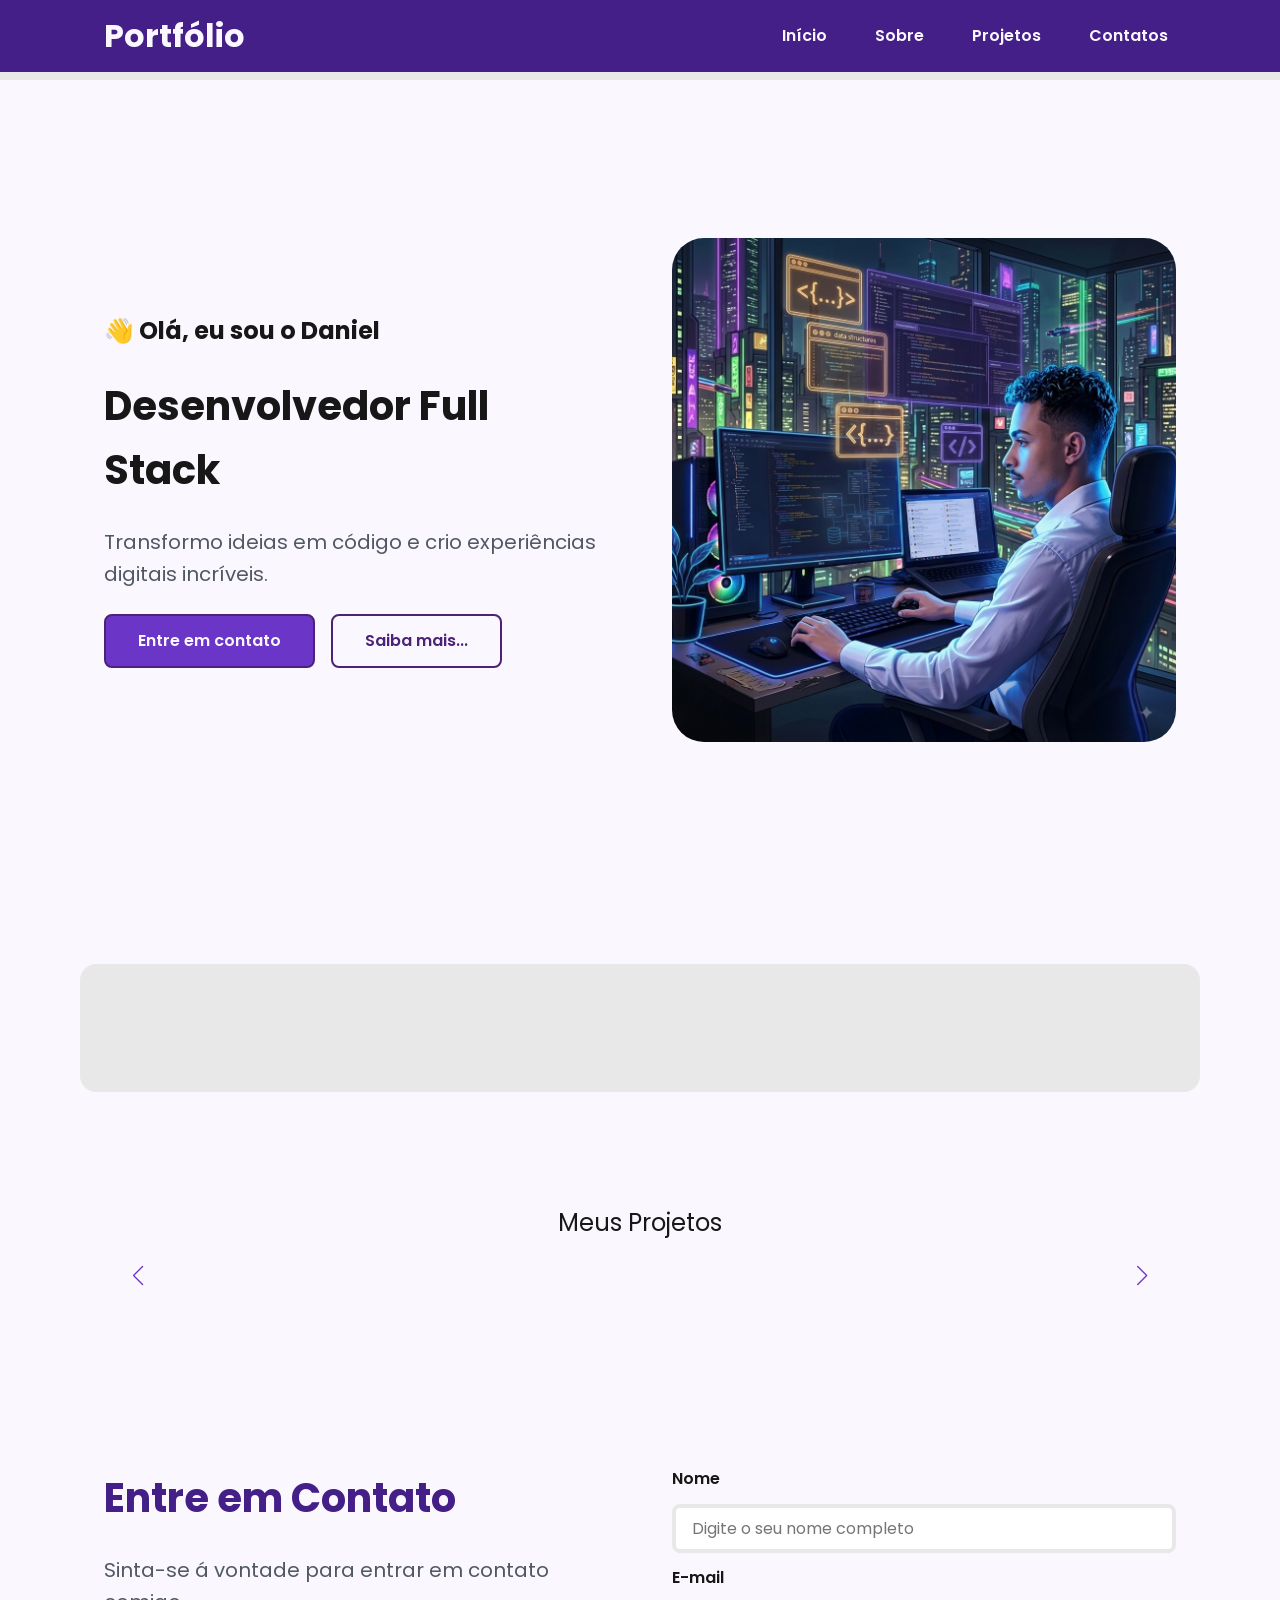
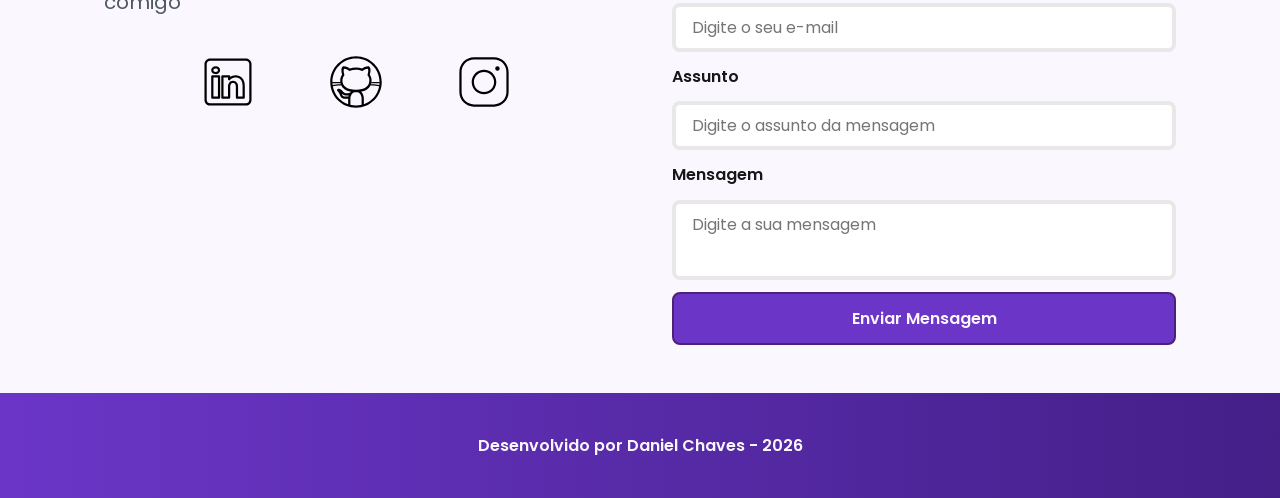
<file: index.html>
<!DOCTYPE html>
<html lang="pt-br">

<head>

    <!-- Fontes do Google -->
<link rel="preconnect" href="https://fonts.googleapis.com">
<link rel="preconnect" href="https://fonts.gstatic.com" crossorigin>
 
  <!-- Fonte do Google - Poppins -->
<link href="https://fonts.googleapis.com/css2?family=Poppins&display=swap" rel="stylesheet">

    <meta charset="UTF-8">
    <meta name="viewport" content="width=device-width, initial-scale=1.0">

    <meta name="author" content="Daniel Chaves">

    <meta name="description" content="Portfólio Pessoal do Daniel Chaves, 
                desenvolvedor Full Stack especializado em criar experiências 
                digitais incríveis. Conheça meus projetos e entre em contato.">

    <meta name="robots" content="index, follow">

    <link rel="icon" type="image/svg+html" href="./assets/img/favicon.svg">

    <!-- SWIPER CSS -->
    <link rel="stylesheet" href="https://cdn.jsdelivr.net/npm/swiper@11/swiper-bundle.min.css">

    <!-- CSS principal da página -->
     <link rel="stylesheet" href="./assets/css/styles.css">

    <title>Portfólio do Daniel</title>
</head>

<body>

    <!-- Cabeçalho da Página -->
    <header>

        <div class="menu-content">
            <!-- Título do Cabeçalho -->
            <a href="index.html" id="titulo">Portfólio</a>

            <!-- Menu de Navegação -->
            <nav>
                <ul class="menu-list">
                    <li><a href="#hero">Início</a></li>
                    <li><a href="#about">Sobre</a></li>
                    <li><a href="#projects">Projetos</a></li>
                    <li><a href="#contacts">Contatos</a></li>
                </ul>
            </nav>
        </div>
    </header>

    <!-- Seção Principal da Página -->
    <main>

        <!-- Seção Hero -->
        <section id="hero" class="section-container hero-container">

            <!-- Boas Vindas -->
            <article class="hero-content">

                <span>👋 Olá, eu sou o Daniel</span>
                <h1>Desenvolvedor Full Stack </h1>
                <p>Transformo ideias em código e crio experiências digitais incríveis.</p>

                <div class="buttons-container">
                    <a href="#contact" class="botao">Entre em contato</a>
                    <a href="#about" class="botao-outline">Saiba mais...</a>
                </div>
            </article>

            <!-- Imagem da Seção Hero -->
            <figure class="hero-image">
                <img src="./assets/img/Gemini_Generated_Image_b0loh2b0loh2b0lo.png" 
                alt="Foto do Autor do Site"
                    class="float-animation">
            </figure>

        </section>

        <!-- Seção Sobre mim -->
        <section id="about" class="section-container about-container">
            
        </section>

        <!-- Seção de Projetos -->
        <section id="projects" class="section-container project-container">

            <h2>Meus Projetos</h2>

            <!-- Swiper Container -->
            <div class="swiper projects-swiper"> <!-- Div completa -->
                <div class="swiper-wrapper"> <!-- Add a animação de passar  -->

            </div>

            <!-- Botões de Navegação -->
            <div class="swiper-button-next"></div>
            <div class="swiper-button-prev"></div>

            <!-- Paginação -->
            <div class="swiper-pagination"></div>

            </div>

        </section>

        <!-- Seção de Contatos -->
        <section id="contact" class="section-container contact-container">

            <!-- Redes Sociais -->
            <article class="contact-info">

                <h2>Entre em Contato</h2>
                <p>Sinta-se á vontade para entrar em contato comigo</p>

                <!-- Links para as Redes Sociais -->
                 <div class="social-container">

                    <a href="https://www.linkedin.com/in/daniel-araujo10/" target="_blank" class="social-icon" aria-label="LinkedIn">
                        <img src="./assets/icons/social/linkedin.svg" 
                        alt="Link para o LinkedIn">
                    </a>

                    <a href="https://github.com/DaniChaves10" target="_blank" class="social-icon" aria-label="Github">
                        <img src="./assets/icons/social/github.svg" 
                        alt="Link para o Github">
                    </a>

                    <a href="https://www.instagram.com/daniel_chaves20/" target="_blank" class="social-icon" aria-label="Instagram">
                        <img src="./assets/icons/social/instagram.svg" 
                        alt="Link para o Instagram">
                    </a>

                 </div>
            </article>

            <!-- Formulario de Contato -->
             <form id="formulario" action="https://formsubmit.co/b55d9c4a94f91e3e133a846785a68111" method="post">

                <input type="hidden" name="_next" value="https://danichaves10.github.io/portfolio/success.html">
                <input type="hidden" name="captcha" value="false">

                <label for="nome">Nome</label>
                <input id="nome" name="nome" type="text" placeholder="Digite o seu nome completo">
                <span id="erro-nome"></span>

                <label for="email">E-mail</label>
                <input id="email" name="email" type="text" placeholder="Digite o seu e-mail">
                <span id="erro-email"></span>

                <label for="assunto">Assunto</label>
                <input id="assunto" name="assunto" type="text" placeholder="Digite o assunto da mensagem">
                <span id="erro-assunto"></span>

                <label for="mensagem">Mensagem</label>
                <textarea id="mensagem" name="mensagem" placeholder="Digite a sua mensagem"></textarea>
                <span id="erro-mensagem"></span>
                <button class="botao" type="submit">Enviar Mensagem</button>

             </form>

        </section>

    </main>

    <!-- Rodapé da Página-->
    <footer>
        Desenvolvido por Daniel Chaves - 2026
    </footer>

    <!-- SWIPER JS -->
    <script src="https://cdn.jsdelivr.net/npm/swiper@11/swiper-bundle.min.js"></script>

    <script src="./assets/js/script.js"></script>

</body>

</html>
</file>
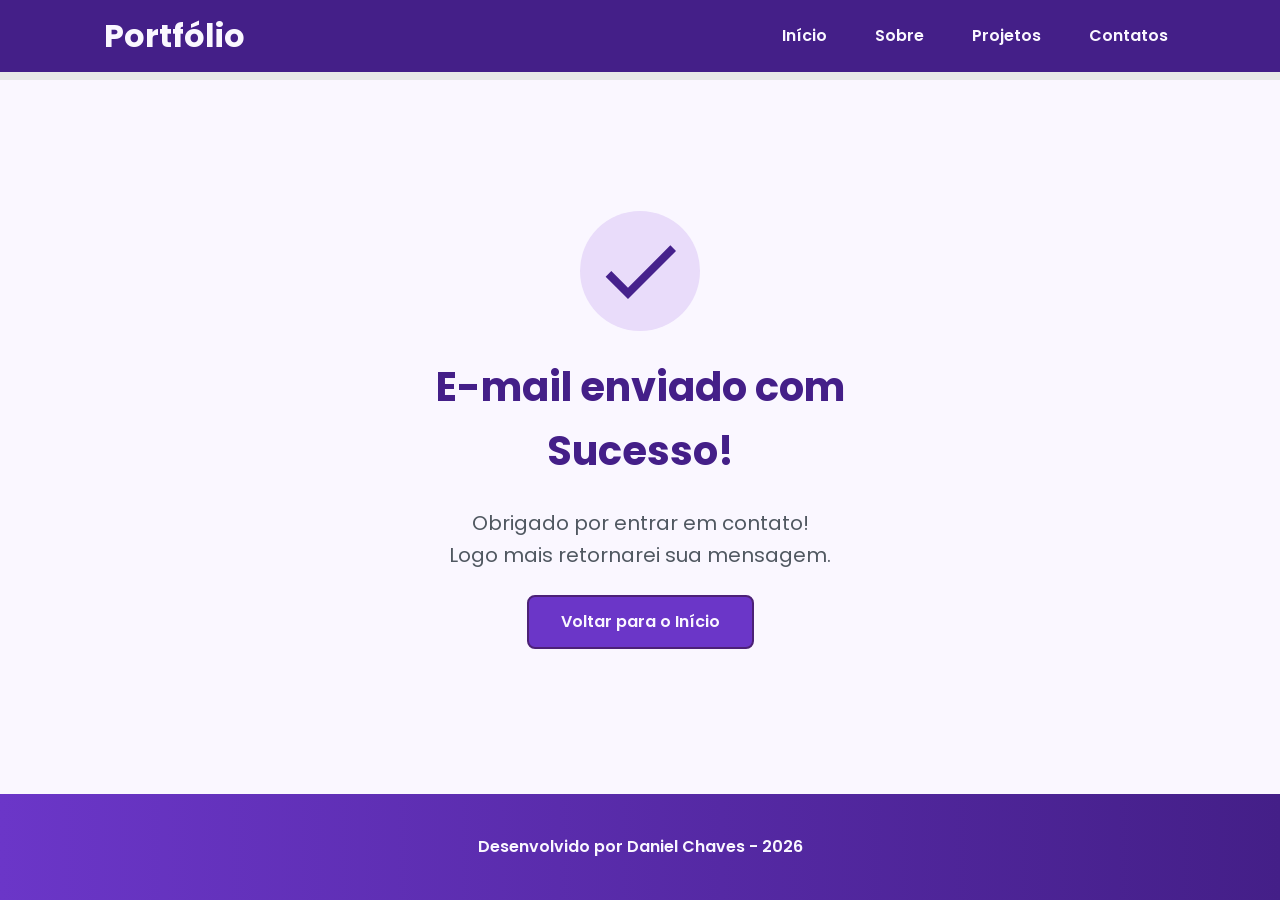
<file: success.html>
<!DOCTYPE html>
<html lang="pt-br">

<head>

    <!-- Fontes do Google -->
    <link rel="preconnect" href="https://fonts.googleapis.com">
    <link rel="preconnect" href="https://fonts.gstatic.com" crossorigin>

    <!-- Fonte do Google - Poppins -->
    <link href="https://fonts.googleapis.com/css2?family=Poppins&display=swap" rel="stylesheet">
    <meta charset="UTF-8">
    <meta name="viewport" content="width=device-width, initial-scale=1.0">
    <meta name="author" content="Generation Brasil">
    <meta name="description"
        content="Portfólio do Daniel Chaves, desenvolvedor Full Stack especializado em criar experiências digitais incríveis. Conheça meus projetos e entre em contato.">
    <meta name="robots" content="index, follow">

    <link rel="icon" type="image/svg+xml" href="./assets/img/favicon.svg">

    <link rel="stylesheet" href="./assets/css/styles.css">

    <title>Portfólio do Daniel</title>
</head>

<body>

    <!-- Cabeçalho da Página (header) -->
    <header class="menu-container">

        <div class="menu-content">
            <!-- Título do Cabeçalho -->
            <a href="index.html" id="titulo">Portfólio</a>

            <!-- Menu de Navegação -->
            <nav>
                <ul class="menu-list">
                    <li><a href="index.html#hero">Início</a></li>
                    <li><a href="index.html#about">Sobre</a></li>
                    <li><a href="index.html#projects">Projetos</a></li>
                    <li><a href="index.html#contacts">Contatos</a></li>
                </ul>
            </nav>
        </div>
    </header>

    <!-- Seção Principal da Página (main) -->
    <main>

        <!-- Mensagem de Sucesso -->
        <section class="success-container">
            <article class="success-content">

                <figure class="success-icon">
                    <img src="./assets/img/success.svg" width="300px" alt="Ilustração de Sucesso"
                        class="float-animation">
                </figure>

                <h1>E-mail enviado com Sucesso!</h1>
                <h2>Obrigado por entrar em contato! <br> Logo mais retornarei sua mensagem.</h2>

                <a class="botao" href="index.html">Voltar para o Início</a>

            </article>
        </section>
    </main>

    <!-- Rodapé da Página (footer) -->
    <footer>
        Desenvolvido por Daniel Chaves - 2026
    </footer>

</body>

</html>
</file>
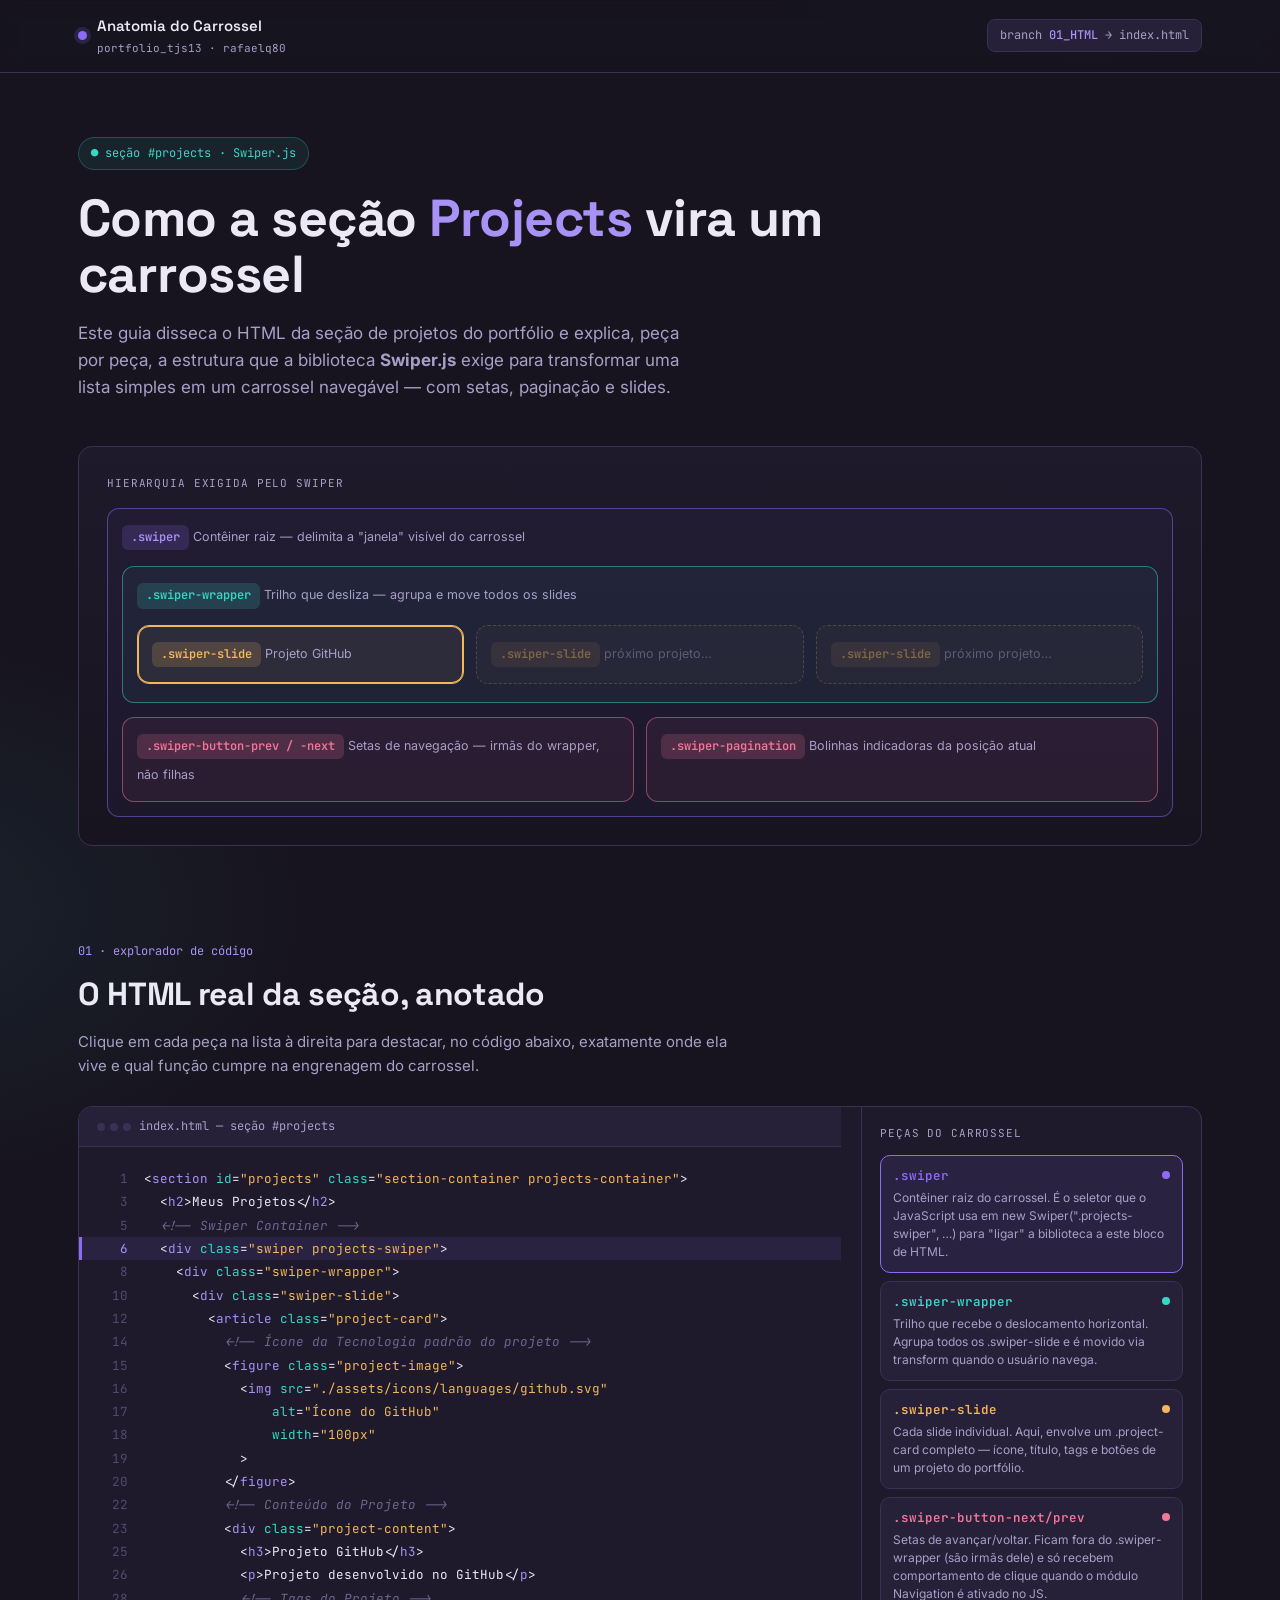
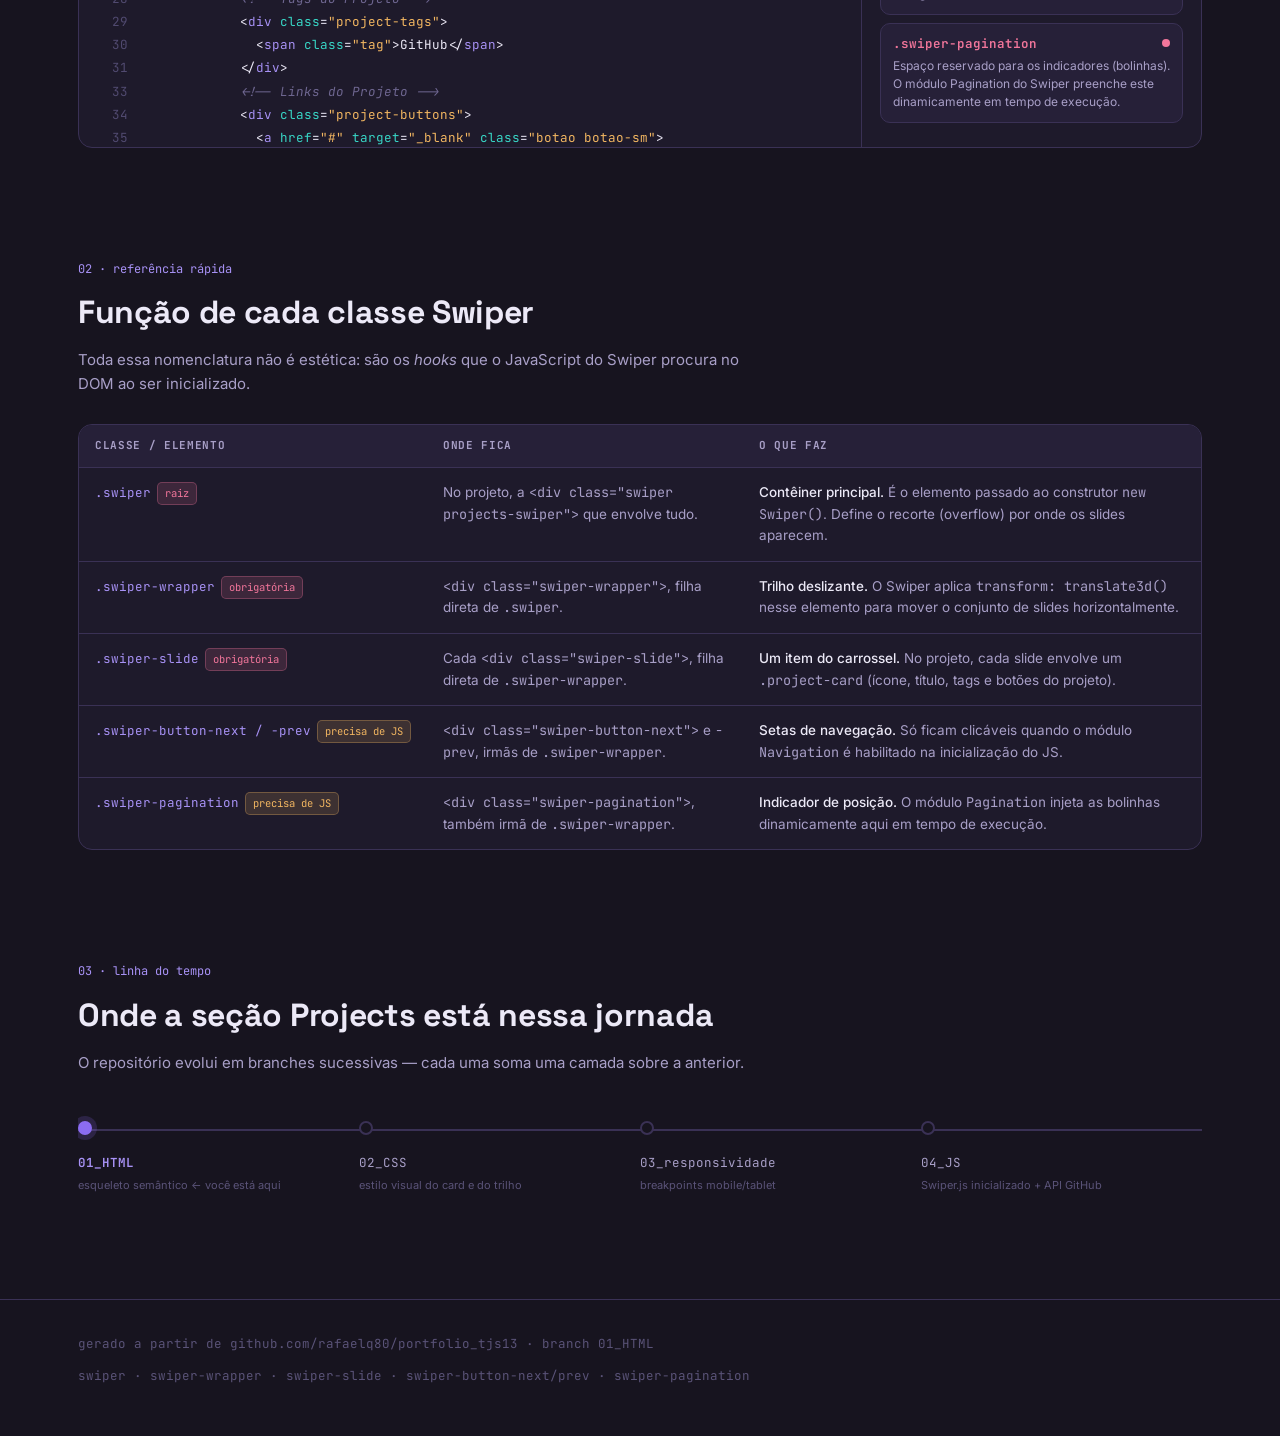
<file: assets/docs/swiper.html>
<!DOCTYPE html>
<html lang="pt-br">
<head>
<meta charset="UTF-8">
<meta name="viewport" content="width=device-width, initial-scale=1.0">
<title>Anatomia do Carrossel Swiper — Seção Projects</title>
<link rel="preconnect" href="https://fonts.googleapis.com">
<link rel="preconnect" href="https://fonts.gstatic.com" crossorigin>
<link href="https://fonts.googleapis.com/css2?family=Space+Grotesk:wght@500;600;700&family=Inter:wght@400;500;600&family=JetBrains+Mono:wght@400;500;600&display=swap" rel="stylesheet">
<style>
  :root{
    --bg: #17141f;
    --bg-soft: #1e1a2b;
    --surface: #262038;
    --surface-2: #2e2745;
    --line: #3a3155;
    --violet: #8b6cf2;
    --violet-soft: #a892f6;
    --slate: #8c86ab;
    --teal: #38d6c6;
    --amber: #f2b661;
    --rose: #f2769b;
    --text: #ece9f7;
    --text-dim: #a89fc7;
    --code-tag: #a892f6;
    --code-attr: #38d6c6;
    --code-str: #f2b661;
    --code-comment: #6e6690;
    --radius: 14px;
    --mono: 'JetBrains Mono', ui-monospace, monospace;
    --display: 'Space Grotesk', sans-serif;
    --body: 'Inter', sans-serif;
  }

  *{box-sizing:border-box;}
  html{scroll-behavior:smooth;}
  body{
    margin:0;
    background:
      radial-gradient(1000px 600px at 85% -10%, rgba(139,108,242,.16), transparent 60%),
      radial-gradient(800px 500px at -10% 30%, rgba(56,214,198,.08), transparent 55%),
      var(--bg);
    color:var(--text);
    font-family:var(--body);
    line-height:1.6;
    -webkit-font-smoothing:antialiased;
  }

  @media (prefers-reduced-motion: reduce){
    html{scroll-behavior:auto;}
    *{animation:none !important; transition:none !important;}
  }

  h1,h2,h3{font-family:var(--display); margin:0; letter-spacing:-.01em;}
  code, pre, .mono{font-family:var(--mono);}
  a{color:inherit;}

  .wrap{max-width:1180px; margin:0 auto; padding:0 28px;}

  /* ---------- TOPBAR ---------- */
  .topbar{
    position:sticky; top:0; z-index:50;
    backdrop-filter:blur(10px);
    background:rgba(23,20,31,.85);
    border-bottom:1px solid var(--line);
  }
  .topbar .wrap{display:flex; align-items:center; justify-content:space-between; padding:14px 28px;}
  .brand{display:flex; align-items:center; gap:10px; font-family:var(--display); font-weight:600; font-size:15px;}
  .brand .dot{width:9px; height:9px; border-radius:50%; background:var(--violet); box-shadow:0 0 0 4px rgba(139,108,242,.18);}
  .brand small{display:block; color:var(--text-dim); font-family:var(--mono); font-weight:400; font-size:11px; margin-top:2px;}
  .path{font-family:var(--mono); font-size:12px; color:var(--text-dim); background:var(--surface); padding:6px 12px; border-radius:8px; border:1px solid var(--line);}
  .path b{color:var(--violet-soft); font-weight:500;}

  /* ---------- HERO ---------- */
  .hero{padding:64px 0 40px;}
  .eyebrow{
    display:inline-flex; align-items:center; gap:8px;
    font-family:var(--mono); font-size:12px; color:var(--teal);
    background:rgba(56,214,198,.08); border:1px solid rgba(56,214,198,.25);
    padding:6px 12px; border-radius:999px; margin-bottom:20px;
  }
  .hero h1{font-size:clamp(32px,4.4vw,52px); line-height:1.08; max-width:780px;}
  .hero h1 span{color:var(--violet-soft);}
  .hero p.lead{max-width:620px; color:var(--text-dim); font-size:17px; margin-top:18px;}

  /* ---------- DIAGRAM (signature element) ---------- */
  .diagram{
    margin-top:44px; border:1px solid var(--line); border-radius:var(--radius);
    background:linear-gradient(180deg, var(--bg-soft), var(--bg));
    padding:28px; overflow-x:auto;
  }
  .diagram-label{font-family:var(--mono); font-size:11px; color:var(--text-dim); margin-bottom:16px; text-transform:uppercase; letter-spacing:.08em;}
  .stack{min-width:640px;}
  .box{border-radius:12px; border:1.5px solid; padding:14px; position:relative; transition:transform .18s ease, box-shadow .18s ease;}
  .box:hover{transform:translateY(-2px);}
  .box .tag{
    font-family:var(--mono); font-size:12px; font-weight:600; display:inline-flex; align-items:center; gap:6px;
    padding:3px 9px; border-radius:6px; margin-bottom:2px;
  }
  .box .desc{font-size:12.5px; color:var(--text-dim); margin-top:4px;}
  .box.swiper{border-color:rgba(139,108,242,.5); background:rgba(139,108,242,.05);}
  .box.swiper > .tag{background:rgba(139,108,242,.18); color:var(--violet-soft);}
  .box.wrapper{border-color:rgba(56,214,198,.5); background:rgba(56,214,198,.05); margin-top:14px;}
  .box.wrapper > .tag{background:rgba(56,214,198,.16); color:var(--teal);}
  .slides-row{display:flex; gap:12px; margin-top:14px; overflow-x:auto; padding-bottom:4px;}
  .box.slide{border-color:rgba(242,182,97,.5); background:rgba(242,182,97,.06); min-width:150px; flex:1;}
  .box.slide > .tag{background:rgba(242,182,97,.18); color:var(--amber);}
  .box.slide.active-repo{border-color:var(--amber); box-shadow:0 0 0 1px var(--amber) inset;}
  .box.slide.ghost{opacity:.45; border-style:dashed;}
  .siblings-row{display:flex; gap:12px; margin-top:14px;}
  .box.nav{border-color:rgba(242,118,155,.5); background:rgba(242,118,155,.06); flex:1;}
  .box.nav > .tag{background:rgba(242,118,155,.18); color:var(--rose);}
  .box.pagination{border-color:rgba(242,118,155,.5); background:rgba(242,118,155,.06); flex:1;}
  .box.pagination > .tag{background:rgba(242,118,155,.18); color:var(--rose);}

  /* ---------- SECTION HEADERS ---------- */
  .section{padding:56px 0;}
  .section-head{margin-bottom:28px; max-width:680px;}
  .section-head .kicker{font-family:var(--mono); font-size:12px; color:var(--violet-soft); margin-bottom:8px;}
  .section-head h2{font-size:clamp(24px,3vw,32px);}
  .section-head p{color:var(--text-dim); margin-top:10px; font-size:15px;}

  /* ---------- EXPLORER (interactive signature) ---------- */
  .explorer{
    display:grid; grid-template-columns:1fr 340px; gap:20px;
    border:1px solid var(--line); border-radius:var(--radius); overflow:hidden;
    background:var(--bg-soft);
  }
  @media (max-width:880px){ .explorer{grid-template-columns:1fr;} }

  .code-pane{padding:0; overflow:auto; max-height:640px;}
  .code-pane .file-tab{
    display:flex; align-items:center; gap:8px; padding:10px 18px; font-family:var(--mono); font-size:12px;
    color:var(--text-dim); border-bottom:1px solid var(--line); background:var(--surface); position:sticky; top:0;
  }
  .file-tab .dots{display:flex; gap:5px;}
  .file-tab .dots span{width:8px; height:8px; border-radius:50%; background:var(--line);}
  pre.code{margin:0; padding:20px 0; font-size:12.6px; line-height:1.85;}
  .line{display:flex; padding:0 18px; border-left:3px solid transparent; cursor:default; white-space:pre;}
  .line .ln{width:28px; flex:none; color:#514a70; user-select:none; text-align:right; margin-right:16px;}
  .line .code-text{white-space:pre-wrap; word-break:break-word;}
  .line.hl{background:rgba(139,108,242,.1); border-left-color:var(--violet);}
  .line.hl .ln{color:var(--violet-soft);}
  .tk-tag{color:var(--code-tag);}
  .tk-attr{color:var(--code-attr);}
  .tk-str{color:var(--code-str);}
  .tk-comment{color:var(--code-comment); font-style:italic;}
  .tk-punc{color:#7a7396;}

  .legend{border-left:1px solid var(--line); padding:18px; overflow:auto; max-height:640px;}
  .legend-title{font-family:var(--mono); font-size:11px; text-transform:uppercase; letter-spacing:.08em; color:var(--text-dim); margin-bottom:12px;}
  .chip{
    display:block; width:100%; text-align:left; background:var(--surface); border:1px solid var(--line);
    border-radius:10px; padding:11px 12px; margin-bottom:8px; cursor:pointer; color:var(--text);
    font-family:var(--body); font-size:13px; transition:border-color .15s ease, background .15s ease;
  }
  .chip .chip-top{display:flex; align-items:center; justify-content:space-between; gap:8px;}
  .chip .chip-name{font-family:var(--mono); font-size:12.5px; font-weight:600;}
  .chip .chip-fn{display:block; margin-top:5px; color:var(--text-dim); font-size:12px; line-height:1.5;}
  .chip.active{border-color:var(--violet); background:rgba(139,108,242,.1);}
  .chip.active .chip-name{color:var(--violet-soft);}
  .chip .swatch{width:8px; height:8px; border-radius:50%; flex:none;}

  /* ---------- TABLE ---------- */
  .table-card{border:1px solid var(--line); border-radius:var(--radius); overflow:hidden; background:var(--bg-soft);}
  table{width:100%; border-collapse:collapse; font-size:13.5px;}
  thead th{
    text-align:left; font-family:var(--mono); font-size:11px; text-transform:uppercase; letter-spacing:.06em;
    color:var(--text-dim); background:var(--surface); padding:12px 16px; border-bottom:1px solid var(--line);
  }
  tbody td{padding:14px 16px; border-bottom:1px solid var(--line); vertical-align:top; color:var(--text-dim);}
  tbody tr:last-child td{border-bottom:none;}
  tbody td.cls{font-family:var(--mono); color:var(--violet-soft); font-size:12.5px; white-space:nowrap;}
  tbody td strong{color:var(--text); font-weight:500;}
  .badge{display:inline-block; font-family:var(--mono); font-size:10.5px; padding:2px 7px; border-radius:5px; margin-left:6px;}
  .badge.required{background:rgba(242,118,155,.15); color:var(--rose); border:1px solid rgba(242,118,155,.3);}
  .badge.needs-js{background:rgba(242,182,97,.15); color:var(--amber); border:1px solid rgba(242,182,97,.3);}

  /* ---------- CALLOUT ---------- */
  .callout{
    display:flex; gap:14px; border:1px solid rgba(242,182,97,.35); background:rgba(242,182,97,.06);
    border-radius:var(--radius); padding:20px 22px; margin-top:20px;
  }
  .callout .icon{font-size:20px; flex:none; margin-top:2px;}
  .callout h3{font-size:15px; margin-bottom:6px; color:var(--amber); font-family:var(--body); font-weight:600;}
  .callout p{margin:0; color:var(--text-dim); font-size:13.5px;}
  .callout code{background:var(--surface); padding:1px 6px; border-radius:4px; color:var(--code-str); font-size:12px;}

  .callout.bug{border-color:rgba(139,108,242,.35); background:rgba(139,108,242,.06);}
  .callout.bug h3{color:var(--violet-soft);}

  /* ---------- ROADMAP ---------- */
  .roadmap{display:flex; gap:0; margin-top:8px; overflow-x:auto;}
  .stop{flex:1; min-width:150px; position:relative; padding:18px 16px 18px 0;}
  .stop::before{content:""; position:absolute; top:26px; left:0; right:-0px; height:2px; background:var(--line);}
  .stop:first-child::before{left:0;}
  .stop .node{
    width:14px; height:14px; border-radius:50%; background:var(--bg); border:2px solid var(--line);
    position:relative; z-index:2; margin-bottom:14px;
  }
  .stop.current .node{border-color:var(--violet); background:var(--violet); box-shadow:0 0 0 5px rgba(139,108,242,.18);}
  .stop .name{font-family:var(--mono); font-size:12.5px; color:var(--text-dim);}
  .stop.current .name{color:var(--violet-soft); font-weight:600;}
  .stop .tag2{display:block; font-size:11px; color:#5a5378; margin-top:3px;}

  footer{border-top:1px solid var(--line); padding:34px 0 50px; margin-top:30px;}
  footer .wrap{display:flex; justify-content:space-between; align-items:center; flex-wrap:wrap; gap:12px;}
  footer p{margin:0; color:#5a5378; font-size:12.5px; font-family:var(--mono);}

  ::selection{background:rgba(139,108,242,.35);}
  ::-webkit-scrollbar{height:8px; width:8px;}
  ::-webkit-scrollbar-thumb{background:var(--line); border-radius:8px;}
</style>
</head>
<body>

  <div class="topbar">
    <div class="wrap">
      <div class="brand">
        <span class="dot"></span>
        <div>
          Anatomia do Carrossel
          <small>portfolio_tjs13 · rafaelq80</small>
        </div>
      </div>
      <div class="path">branch <b>01_HTML</b> → <span id="pathFile">index.html</span></div>
    </div>
  </div>

  <header class="hero">
    <div class="wrap">
      <span class="eyebrow">● seção <code>#projects</code> · Swiper.js</span>
      <h1>Como a seção <span>Projects</span> vira um carrossel</h1>
      <p class="lead">Este guia disseca o HTML da seção de projetos do portfólio e explica, peça por peça, a estrutura que a biblioteca <strong>Swiper.js</strong> exige para transformar uma lista simples em um carrossel navegável — com setas, paginação e slides.</p>

      <div class="diagram">
        <div class="diagram-label">Hierarquia exigida pelo Swiper</div>
        <div class="stack">
          <div class="box swiper">
            <span class="tag">.swiper</span>
            <span class="desc">Contêiner raiz — delimita a "janela" visível do carrossel</span>

            <div class="box wrapper">
              <span class="tag">.swiper-wrapper</span>
              <span class="desc">Trilho que desliza — agrupa e move todos os slides</span>

              <div class="slides-row">
                <div class="box slide active-repo">
                  <span class="tag">.swiper-slide</span>
                  <span class="desc">Projeto GitHub</span>
                </div>
                <div class="box slide ghost">
                  <span class="tag">.swiper-slide</span>
                  <span class="desc">próximo projeto…</span>
                </div>
                <div class="box slide ghost">
                  <span class="tag">.swiper-slide</span>
                  <span class="desc">próximo projeto…</span>
                </div>
              </div>
            </div>

            <div class="siblings-row">
              <div class="box nav">
                <span class="tag">.swiper-button-prev / -next</span>
                <span class="desc">Setas de navegação — irmãs do wrapper, não filhas</span>
              </div>
              <div class="box pagination">
                <span class="tag">.swiper-pagination</span>
                <span class="desc">Bolinhas indicadoras da posição atual</span>
              </div>
            </div>
          </div>
        </div>
      </div>
    </div>
  </header>

  <section class="section">
    <div class="wrap">
      <div class="section-head">
        <div class="kicker">01 · explorador de código</div>
        <h2>O HTML real da seção, anotado</h2>
        <p>Clique em cada peça na lista à direita para destacar, no código abaixo, exatamente onde ela vive e qual função cumpre na engrenagem do carrossel.</p>
      </div>

      <div class="explorer">
        <div class="code-pane">
          <div class="file-tab">
            <span class="dots"><span></span><span></span><span></span></span>
            index.html — seção #projects
          </div>
          <pre class="code" id="codeBlock"></pre>
        </div>
        <div class="legend">
          <div class="legend-title">Peças do carrossel</div>
          <div id="chipList"></div>
        </div>
      </div>
    </div>
  </section>

  <section class="section">
    <div class="wrap">
      <div class="section-head">
        <div class="kicker">02 · referência rápida</div>
        <h2>Função de cada classe Swiper</h2>
        <p>Toda essa nomenclatura não é estética: são os <em>hooks</em> que o JavaScript do Swiper procura no DOM ao ser inicializado.</p>
      </div>

      <div class="table-card">
        <table>
          <thead>
            <tr><th>Classe / elemento</th><th>Onde fica</th><th>O que faz</th></tr>
          </thead>
          <tbody>
            <tr>
              <td class="cls">.swiper<span class="badge required">raiz</span></td>
              <td>No projeto, a <code>&lt;div class="swiper projects-swiper"&gt;</code> que envolve tudo.</td>
              <td><strong>Contêiner principal.</strong> É o elemento passado ao construtor <code>new Swiper()</code>. Define o recorte (overflow) por onde os slides aparecem.</td>
            </tr>
            <tr>
              <td class="cls">.swiper-wrapper<span class="badge required">obrigatória</span></td>
              <td><code>&lt;div class="swiper-wrapper"&gt;</code>, filha direta de <code>.swiper</code>.</td>
              <td><strong>Trilho deslizante.</strong> O Swiper aplica <code>transform: translate3d()</code> nesse elemento para mover o conjunto de slides horizontalmente.</td>
            </tr>
            <tr>
              <td class="cls">.swiper-slide<span class="badge required">obrigatória</span></td>
              <td>Cada <code>&lt;div class="swiper-slide"&gt;</code>, filha direta de <code>.swiper-wrapper</code>.</td>
              <td><strong>Um item do carrossel.</strong> No projeto, cada slide envolve um <code>.project-card</code> (ícone, título, tags e botões do projeto).</td>
            </tr>
            <tr>
              <td class="cls">.swiper-button-next / -prev<span class="badge needs-js">precisa de JS</span></td>
              <td><code>&lt;div class="swiper-button-next"&gt;</code> e <code>-prev</code>, irmãs de <code>.swiper-wrapper</code>.</td>
              <td><strong>Setas de navegação.</strong> Só ficam clicáveis quando o módulo <code>Navigation</code> é habilitado na inicialização do JS.</td>
            </tr>
            <tr>
              <td class="cls">.swiper-pagination<span class="badge needs-js">precisa de JS</span></td>
              <td><code>&lt;div class="swiper-pagination"&gt;</code>, também irmã de <code>.swiper-wrapper</code>.</td>
              <td><strong>Indicador de posição.</strong> O módulo <code>Pagination</code> injeta as bolinhas dinamicamente aqui em tempo de execução.</td>
            </tr>
          </tbody>
        </table>
      </div>

    </div>
  </section>

  <section class="section">
    <div class="wrap">
      <div class="section-head">
        <div class="kicker">03 · linha do tempo</div>
        <h2>Onde a seção Projects está nessa jornada</h2>
        <p>O repositório evolui em branches sucessivas — cada uma soma uma camada sobre a anterior.</p>
      </div>
      <div class="roadmap">
        <div class="stop current"><div class="node"></div><span class="name">01_HTML</span><span class="tag2">esqueleto semântico ← você está aqui</span></div>
        <div class="stop"><div class="node"></div><span class="name">02_CSS</span><span class="tag2">estilo visual do card e do trilho</span></div>
        <div class="stop"><div class="node"></div><span class="name">03_responsividade</span><span class="tag2">breakpoints mobile/tablet</span></div>
        <div class="stop"><div class="node"></div><span class="name">04_JS</span><span class="tag2">Swiper.js inicializado + API GitHub</span></div>
      </div>
    </div>
  </section>

  <footer>
    <div class="wrap">
      <p>gerado a partir de github.com/rafaelq80/portfolio_tjs13 · branch 01_HTML</p>
      <p>swiper · swiper-wrapper · swiper-slide · swiper-button-next/prev · swiper-pagination</p>
    </div>
  </footer>

<script>
(function(){
  // Código real da seção #projects, tokenizado em spans para o painel de anotação.
  // Cada linha carrega um data-part opcional que a liga a um chip da legenda.
  const lines = [
    {t:'&lt;section id="projects" class="section-container projects-container"&gt;', part:null},
    {t:'', part:null},
    {t:'  &lt;h2&gt;Meus Projetos&lt;/h2&gt;', part:null},
    {t:'', part:null},
    {t:'  &lt;!-- Swiper Container --&gt;', part:null, comment:true},
    {t:'  &lt;div class="swiper projects-swiper"&gt;', part:'swiper'},
    {t:'', part:'swiper'},
    {t:'    &lt;div class="swiper-wrapper"&gt;', part:'wrapper'},
    {t:'', part:'wrapper'},
    {t:'      &lt;div class="swiper-slide"&gt;', part:'slide'},
    {t:'', part:'slide'},
    {t:'        &lt;article class="project-card"&gt;', part:'slide'},
    {t:'', part:'slide'},
    {t:'          &lt;!-- Ícone da Tecnologia padrão do projeto --&gt;', part:'slide', comment:true},
    {t:'          &lt;figure class="project-image"&gt;', part:'slide'},
    {t:'            &lt;img src="./assets/icons/languages/github.svg"', part:'slide'},
    {t:'                alt="Ícone do GitHub"', part:'slide'},
    {t:'                width="100px"', part:'slide'},
    {t:'            &gt;', part:'slide'},
    {t:'          &lt;/figure&gt;', part:'slide'},
    {t:'', part:'slide'},
    {t:'          &lt;!-- Conteúdo do Projeto --&gt;', part:'slide', comment:true},
    {t:'          &lt;div class="project-content"&gt;', part:'slide'},
    {t:'', part:'slide'},
    {t:'            &lt;h3&gt;Projeto GitHub&lt;/h3&gt;', part:'slide'},
    {t:'            &lt;p&gt;Projeto desenvolvido no GitHub&lt;/p&gt;', part:'slide'},
    {t:'', part:'slide'},
    {t:'            &lt;!-- Tags do Projeto --&gt;', part:'slide', comment:true},
    {t:'            &lt;div class="project-tags"&gt;', part:'slide'},
    {t:'              &lt;span class="tag"&gt;GitHub&lt;/span&gt;', part:'slide'},
    {t:'            &lt;/div&gt;', part:'slide'},
    {t:'', part:'slide'},
    {t:'            &lt;!-- Links do Projeto --&gt;', part:'slide', comment:true},
    {t:'            &lt;div class="project-buttons"&gt;', part:'slide'},
    {t:'              &lt;a href="#" target="_blank" class="botao botao-sm"&gt;', part:'slide'},
    {t:'                GitHub', part:'slide'},
    {t:'              &lt;/a&gt;', part:'slide'},
    {t:'              &lt;a href="#" target="_blank" class="botao-outline botao-sm"&gt;', part:'slide'},
    {t:'                Deploy', part:'slide'},
    {t:'              &lt;/a&gt;', part:'slide'},
    {t:'            &lt;/div&gt;', part:'slide'},
    {t:'', part:'slide'},
    {t:'          &lt;/div&gt;', part:'slide'},
    {t:'', part:'slide'},
    {t:'        &lt;/article&gt;', part:'slide'},
    {t:'', part:'slide'},
    {t:'      &lt;/div&gt; &lt;!-- fecha o slide --&gt;', part:'slide'},
    {t:'', part:'wrapper'},
    {t:'    &lt;/div&gt;', part:'wrapper'},
    {t:'', part:'swiper'},
    {t:'    &lt;!-- Botões de Navegação --&gt;', part:'nav', comment:true},
    {t:'    &lt;div class="swiper-button-next"&gt;&lt;/div&gt;', part:'nav'},
    {t:'    &lt;div class="swiper-button-prev"&gt;&lt;/div&gt;', part:'nav'},
    {t:'', part:'swiper'},
    {t:'    &lt;!-- Paginação --&gt;', part:'pagination', comment:true},
    {t:'    &lt;div class="swiper-pagination"&gt;&lt;/div&gt;', part:'pagination'},
    {t:'', part:null},
    {t:'  &lt;/div&gt;', part:'swiper'},
    {t:'', part:null},
    {t:'&lt;/section&gt;', part:null},
  ];

  const parts = {
    swiper:     {name:'.swiper',                color:'#8b6cf2', fn:'Contêiner raiz do carrossel. É o seletor que o JavaScript usa em new Swiper(".projects-swiper", …) para "ligar" a biblioteca a este bloco de HTML.'},
    wrapper:    {name:'.swiper-wrapper',         color:'#38d6c6', fn:'Trilho que recebe o deslocamento horizontal. Agrupa todos os .swiper-slide e é movido via transform quando o usuário navega.'},
    slide:      {name:'.swiper-slide',           color:'#f2b661', fn:'Cada slide individual. Aqui, envolve um .project-card completo — ícone, título, tags e botões de um projeto do portfólio.'},
    nav:        {name:'.swiper-button-next/prev',color:'#f2769b', fn:'Setas de avançar/voltar. Ficam fora do .swiper-wrapper (são irmãs dele) e só recebem comportamento de clique quando o módulo Navigation é ativado no JS.'},
    pagination: {name:'.swiper-pagination',      color:'#f2769b', fn:'Espaço reservado para os indicadores (bolinhas). O módulo Pagination do Swiper preenche este <div> dinamicamente em tempo de execução.'}
  };

  const codeBlock = document.getElementById('codeBlock');
  const chipList = document.getElementById('chipList');

  function highlight(raw){
    const M1 = '\u0001', M2 = '\u0002'; // marcadores temporários, fora do alfabeto do HTML
    let out = raw.replace(/(&lt;\/?)([a-zA-Z0-9]+)/g, (m, p1, p2) => p1 + M1 + 'TAG' + M2 + p2 + M1 + M2);
    out = out.replace(/([a-zA-Z-]+)(=)(&quot;|")([^"]*)(&quot;|")/g, (m, p1, p2, p3, p4, p5) =>
      M1 + 'ATTR' + M2 + p1 + M1 + M2 + p2 + M1 + 'STR' + M2 + p3 + p4 + p5 + M1 + M2
    );
    out = out.replace(new RegExp(M1+'TAG'+M2+'(.*?)'+M1+M2, 'g'), '<span class="tk-tag">$1</span>');
    out = out.replace(new RegExp(M1+'ATTR'+M2+'(.*?)'+M1+M2, 'g'), '<span class="tk-attr">$1</span>');
    out = out.replace(new RegExp(M1+'STR'+M2+'(.*?)'+M1+M2, 'g'), '<span class="tk-str">$1</span>');
    return out;
  }

  lines.forEach((line, i) => {
    const row = document.createElement('div');
    row.className = 'line' + (line.part ? ' part-'+line.part : '');
    if(line.part) row.dataset.part = line.part;
    const ln = document.createElement('span');
    ln.className = 'ln';
    ln.textContent = line.t ? (i+1) : '';
    const codeText = document.createElement('span');
    codeText.className = 'code-text' + (line.comment ? ' tk-comment' : '');
    codeText.innerHTML = line.comment ? line.t : highlight(line.t);
    row.appendChild(ln);
    row.appendChild(codeText);
    codeBlock.appendChild(row);
  });

  Object.keys(parts).forEach(key => {
    const p = parts[key];
    const chip = document.createElement('button');
    chip.className = 'chip';
    chip.dataset.part = key;
    chip.innerHTML =
      '<span class="chip-top">' +
        '<span class="chip-name" style="color:'+p.color+'">'+p.name+'</span>' +
        '<span class="swatch" style="background:'+p.color+'"></span>' +
      '</span>' +
      '<span class="chip-fn">'+p.fn+'</span>';
    chip.addEventListener('click', () => selectPart(key, chip));
    chipList.appendChild(chip);
  });

  function selectPart(key, chipEl){
    document.querySelectorAll('.chip').forEach(c => c.classList.remove('active'));
    document.querySelectorAll('.line').forEach(l => l.classList.remove('hl'));
    chipEl.classList.add('active');
    const target = document.querySelector('.line[data-part="'+key+'"]');
    document.querySelectorAll('.line[data-part="'+key+'"]').forEach(l => l.classList.add('hl'));
    if(target) target.scrollIntoView({block:'center', behavior:'smooth'});
  }

  // seleciona .swiper por padrão para orientar o primeiro olhar
  const firstChip = chipList.querySelector('.chip');
  if(firstChip) selectPart('swiper', firstChip);
})();
</script>
</body>
</html>
</file>
<file: assets/css/styles.css>
* {
  margin: 0;
  padding: 0;
  box-sizing: border-box;
  font-family: 'Poppins', sans-serif;
  font-weight: 400;
  text-decoration: none;
  outline: none;
}
 
/* Variáveis */
:root {
    /* Paleta de Cores - Purple */
    --purple-50: #f4eaff;
    --purple-100: #e9dcfa;
    --purple-200: #cdb3f0;
    --purple-300: #b186e5;
    --purple-400: #9460db;
    --purple-500: #6b36c8;
    --purple-600: #5b2ca0;
    --purple-700: #4c2177;
    --purple-800: #441f88;
    --purple-900: #2a0e4d;
    --purple-950: #1a0730;
 
    /* Cores Neutras */
    --gray-200: #e8e8e8;
    --gray-400: #505861;
    --black: #171717;
    --white: #FAF7FF;
 
    /* Cores de Estado */
    --error: #e63946;
 
    /* Sombras */
    --shadow-sm: 0 0.25rem 0.5rem rgba(0, 0, 0, 0.05);
    --shadow-md: 0 0.25rem 0.75rem rgba(107, 54, 200, 0.3);
    --shadow-lg: 0 0.5rem 1.5rem rgba(107, 54, 200, 0.2);
 
    /* Espaçamentos */
    --spacing-xs: 0.5rem;
    --spacing-sm: 1rem;
    --spacing-md: 1.5rem;
    --spacing-lg: 2rem;
    --spacing-xl: 3rem;
    --spacing-2xl: 4rem;
 
    /* Tamanhos de Fonte */
    --text-sm: 0.75rem;
    --text-base: 1rem;
    --text-lg: 1.25rem;
    --text-xl: 1.5rem;
    --text-2xl: 2rem;
    --text-3xl: 2.5rem;
 
    /* Border Radius */
    --radius-sm: 0.25rem;
    --radius-md: 0.5rem;
    --radius-lg: 1rem;
    --radius-xl: 2rem;
    --radius-full: 50%;
 
    /* Animação Padrão */
    --transition-default: all 0.3s ease;
}
 
html {
  scroll-behavior: smooth;
}
 
body {
  display: flex;
  flex-direction: column;
  min-height: 100vh;
  background-color: var(--white);
  line-height: 1.6;
  color: var(--black);
}
 
main {
  flex: 1;
}
 
/* Seções - Base Comum */
 
.section-container{
  max-width: 70rem;
  margin: 0 auto;
  padding: var(--spacing-xl) var(--spacing-md);
  scroll-margin-top: 6rem;
}
 
/* Botões */
 
.buttons-container{
  display: flex;
  gap: var(--spacing-sm);
}
 
.botao,
.botao-outline{
  display: inline-block;
  padding: 0.75rem 2rem;
  border: 0.15rem solid transparent;
  border-radius: var(--radius-md);
  font-size: var(--text-base);
  font-weight: 600;
  text-align: center;
  cursor: pointer;
  transition: var(--transition-default);
}
 
.botao{
  border-color: var(--purple-700);
  background-color: var(--purple-500);
  color: var(--white);
}
 
.botao:hover{
  border-color: var(--purple-800);
  background-color: var(--purple-700);
  box-shadow: var(--shadow-md);
  transform: translateY(-0.25rem);
}
 
.botao-outline{
  border-color: var(--purple-700);
  background-color: transparent;
  color: var(--purple-700);
}
 
.botao-outline:hover{
  border-color: var(--purple-700);
  background-color: var(--purple-500);
  color: var(--white);
  transform: translateY(-0.25rem);
}
 
/* Botões pequenos - Card Projetos */
 
.botao.botao-sm,
.botao-outline.botao-sm {
  min-width: 6rem;
  padding: 0.25rem var(--spacing-sm);
  border-width: 0.125rem;
  border-radius: 0.25rem;
  font-size: var(--text-sm);
}
 
/* Seção Header - Cabeçalho e Menu */
 
header{
  position: sticky;
  top: 0;
  z-index: 1000;
  width: 100%;
  height: 5rem;
  border-bottom: var(--spacing-xs) solid var(--gray-200);
  box-shadow: var(--purple-800);
  background-color: var(--purple-800);
}
 
header a {
  font-weight: 600;
  color: var(--white);
  transition: color 0.3s ease;
}
 
header a:hover {
  color: var(--purple-100);
}
 
#titulo{
  font-size: var(--text-2xl);
  font-weight: 700;
}
 
.menu-content {
  display: flex;
  justify-content: space-between;
  align-items: center;
  max-width: 70rem;
  height: 100%;
  margin: 0 auto;
  padding: 0 var(--spacing-md);
}
 
.menu-list {
  display: flex;
  gap: var(--spacing-lg);
  list-style: none;
}
 
.menu-list a {
  padding: var(--spacing-xs);
}
 
/* Seção Hero */
.hero-container {
  display: flex;
  align-items: center;
  gap: var(--spacing-2xl);
  min-height: calc(100vh - 5rem);
}
 
.hero-content {
  display: flex;
  flex: 1;
  flex-direction: column;
  gap: var(--spacing-md);
}
 
.hero-content span {
  font-size: var(--text-xl);
  font-weight: 700;
}
 
.hero-content h1 {
  font-size: var(--text-3xl);
  font-weight: 700;
}
 
/* Configura todos os Paragrafos */
 
.hero-content p,
.about-content p,
.contact-info p {
  font-size: var(--text-lg);
  color: var(--gray-400);
}
 
.hero-image {
  display: flex;
  flex: 1;
  justify-content: center;
}
 
.hero-image img {
  width: 100%;
  max-width: 100%;
  border-radius: var(--radius-xl);
}

/* Animação Flutuante */

@keyframes float {

  0%,

  100% {

    transform: translateY(0);

  }
 
  50% {

    transform: translateY(-1.25rem);

  }
 
}
 
/* Usa animação */

.float-animation {

  animation: float 3s ease-in-out infinite;

}

/* Projects */

.project-container {
    scroll-margin-top: 3rem;
    margin: var(--spacing-2xl) auto;
    text-align: center;
}

.project-swiper {
    position: relative;
    width: 100%;
    padding: var(--spacing-sm) var(--spacing-xl) var(--spacing-xl);
    overflow: hidden;
}

/* Card Projetos */

.project-card {
    display: flex;
    flex-direction: column;
    width: 100%;
    height: 100%;
    border: 0.15rem solid var(--gray-200);
    border-radius: var(--radius-lg);
    background-color: var(--white);
    box-shadow: var(--shadow-sm);
    overflow: hidden;
    transition: var(--transition-default);
}

.project-card: hover {
    box-shadow: var(--spacing-lg);
}

.project-image {
    display: flex;
    justify-content: center;
    align-items: center;
    width: 100%;
    height: 10rem;
    background: linear-gradient(135deg, var(--purple-50) 0%, var(--purple-100) 100%);
}

.project-image img{
    width: 75%;
    height: 75%;
    max-width: 7rem;
    max-height: 7rem;
    object-fit: contain;
    transition: transform 0.3s ease;
}

.project-content {
    display: flex;
    flex: 1;
    flex-direction: column;
    padding: var(--spacing-md);
    text-align: left;
}

.project-content h3 {
    margin-bottom: 0.75rem;
    font-size: var(--text-lg);
    font-width: 700;
}

.project-content p {
    flex: 1;
    margin-bottom: var(--spacing-sm);
    font-size: var(--text-base);
    color: var(--gray-400);
}

.project-tags {
    display: flex;
    flex-wrap: wrap;
    gap: var(--spacing-xs);
}

.tag {
    padding: 0.375rem 0.75rem;
    border-radius: var(--radius-sm);
    background-color: var(--purple-100);
    font-size: var(--text-sm);
    font-width: 600;
    color: var(--purple-800);
}

.project-buttons {
    display: flex;
    justify-content: center;
    align-items: center;
    gap: 0.75rem;
    margin-top: var(--spacing-sm);
}

/* Configuração do Swiper */
 
.swiper-wrapper {

    align-items: stretch;

}
 
.swiper-slide {

    display: flex;

    height: auto;

}
 
/* Botões do Swiper (navegação) */

.swiper-button-next,

.swiper-button-prev {

    width: 3rem;

    height: 3rem;

}
 
.swiper-button-next:after,

.swiper-button-prev:after {

    font-size: var(--text-lg);

    color: var(--purple-500);

}
 
.swiper-button-next:hover:after,

.swiper-button-prev:hover:after {

    color: var(--purple-800);

}
 
/* Indicadores de paginação */

.swiper-pagination-bullet {

    width: 0.75rem;

    height: 0.75rem;

    background-color: var(--gray-200);

    opacity: 1;

}
 
.swiper-pagination-bullet-active {

    width: var(--spacing-lg);

    border-radius: var(--radius-sm);

    background-color: var(--purple-500);

}

/* Seção de contatos */

.contact-container{
    display: grid;
    grid-template-column: 1fr 1fr;
    gap: var(--spacing-2xl);
}

/* Redes Sociais */

contact-info h2 {
    margin-bottom: var(--spacing-md);
}

.contact-info p {
    margin-bottom: var(--spacing-lg);
}

.social-container {
    display: flex;
    justify-content: center;
    gap: var(--spacing-xl);
}

.social-icon {
    width: 5rem;
    height: 5rem;
    padding: 0.75rem;
    border-radius: var(--radius-md);
    transition: var(--transition-default);
}

.social-icon img {
    width: 100%;
    filter: brightness(0) saturate(100%);
    transition: filter 0.3s ease;
}

.social-icon img:hover {

  filter: brightness(0)

          saturate(100%)

          invert(42%) 

          sepia(93%) 

          saturate(1352%) 

          hue-rotate(243deg) 

          brightness(79%) 

          contrast(91%);

}

/* Formulário */

form {
    display: flex;
    flex-direction: column;
    gap: 0.75rem;
}

form label {
    font-size: var(--text-base);
    font-weight: 600;
}

form input,
form textarea {
    width: 100%;
    padding: 0.5rem var(--spacing-sm);
    border: 0.25rem solid var(--gray-200);
    border-radius: var(--radius-md);
    font-family: inherit;
    font-size: var(--text-base);
    transition: border-color 0.3s ease;
}

form input:focus,
form textarea:focus{
    border-color: var(--purple-500);
    outline: none;
}

form textarea {
    min-height: 5rem;
    resize: none;
}

form span {
    margin-top: -0.75rem;
    font-size: var(--text-sm);
    color: var(--error);
}

/* Footer */
 
footer {
    padding: 2.5rem;
    background: linear-gradient(to right, var(--purple-500), var(--purple-800));
    font-weight: 600;
    text-align: center;
    color: var(--white);
}

/* About */

.about-container {
    display: flex;
    align-items: center;
    gap: var(--spacing-2xl);

    margin: var(--spacing-2xl) auto;
    padding: var(--spacing-2xl);

    border-radius: var(--radius-lg);
    background-color: var(--gray-200);
}


/* Imagem */

.about-image {
    flex: 0 0 17.5rem;
    margin: 0;
}


.about-image img {
    width: 100%;
    aspect-ratio: 1 / 1;

    object-fit: cover;

    border: 0.35rem solid var(--purple-500);
    border-radius: var(--radius-full);
}


/* Conteúdo */

.about-content {
    flex: 1;
}


.about-content h2,
.projects-container h2,
.contact-info h2 {
    margin-bottom: var(--spacing-md);

    font-size: var(--text-3xl);
    font-weight: 700;

    color: var(--purple-800);
}


.about-content p {
    margin-bottom: var(--spacing-sm);

    text-align: justify;
    line-height: 1.6;
}


/* Botões + Dados */

.about-buttons-data {
    display: flex;
    justify-content: space-between;
    align-items: center;

    gap: var(--spacing-lg);

    margin-top: var(--spacing-lg);
}


.about-buttons-data .botao {
    margin-right: auto;
}


/* Dados do GitHub */

.data-container {
    display: flex;
    gap: var(--spacing-lg);

    margin-top: 0;
}


.data-item {
    display: flex;
    flex-direction: column;
    align-items: center;

    min-width: 5rem;
}


.data-number {
    font-size: var(--text-xl);
    font-weight: 700;

    text-align: center;

    color: var(--purple-500);
}


.data-label {
    font-size: var(--text-base);

    text-align: center;
    white-space: nowrap;

    color: var(--gray-400);
}

/* PROJECTS */
.projects-container {
    scroll-margin-top: 3rem;
    margin: var(--spacing-2xl) auto;
    text-align: center;

}

.projects-swiper {
    position: relative;
    width: 100%;
    padding: var(--spacing-sm) var(--spacing-xl) var(--spacing-xl);
    overflow: hidden;
}

/* Card Projects */
.project-card {
    display: flex;
    flex-direction: column;
    width: 100%;
    height: 100%;
    border: 0.15rem solid var(--gray-200);
    border-radius: var(--radius-lg);
    background-color: var(--white);
    box-shadow: var(--shadow-sm);
    overflow: hidden;
    transition: var(--transition-default);
}

.project-card:hover {
    box-shadow: var(--spacing-lg);
}

.project-image {
    display: flex;
    justify-content: center;
    align-items: center;
    width: 100%;
    height: 10rem;
    background: linear-gradient(135deg, var(--purple-50) 0%, var(--purple-100) 100%);
}

.project-image img {
    width: 75%;
    height: 75%;
    max-width: 7rem;
    max-height: 7rem;
    object-fit: contain;
    transition: transform 0.3s ease;
}

.project-content {
    display: flex;
    flex: 1;
    flex-direction: column;
    padding: var(--spacing-md);
    text-align: left;
}

.project-content h3 {
    margin-bottom: 0.75rem;
    font-size: var(--text-lg);
    font-weight: 700;
}

.project-content p {
    flex: 1;
    margin-bottom: var(--spacing-sm);
    font-size: var(--text-base);
    color: var(--gray-400);
}

.project-tags {
    display: flex;
    flex-wrap: wrap;
    gap: var(--spacing-xs);

}

.tag {
    padding: 0.375rem 0.75rem;
    border-radius: var(--radius-sm);
    background-color: var(--purple-100);
    font-size: var(--text-sm);
    font-weight: 600;
    color: var(--purple-800);
}

.project-buttons {
    display: flex;
    justify-content: center;
    align-items: center;
    gap: var(--spacing-sm);
    margin-top: var(--spacing-sm);

}

/* Configuração do Swiper */

.swiper-wrapper {
    align-items: stretch;
}

.swiper-slide {
    display: flex;
    height: auto;
}

/* Botões do Swiper (navegação) */
.swiper-button-next,
.swiper-button-prev {
    width: 3rem;
    height: 3rem;
}

.swiper-button-next:after,
.swiper-button-prev:after {
    font-size: var(--text-lg);
    color: var(--purple-500);
}

.swiper-button-next:hover:after,
.swiper-button-prev:hover:after {
    color: var(--purple-800);
}

/* Indicadores de paginação */
.swiper-pagination-bullet {
    width: 0.75rem;
    height: 0.75rem;
    background-color: var(--gray-200);
    opacity: 1;
}

.swiper-pagination-bullet-active {
    width: var(--spacing-lg);
    border-radius: var(--radius-sm);
    background-color: var(--purple-500);
}

/* Seção de Contatos */
.contact-container {
    display: grid;
    grid-template-columns: 1fr 1fr;
    gap: var(--spacing-2xl);
}

/* Redes Sociais */
.contact-info h2 {
    margin-bottom: var(--spacing-md);
}

.contact-info p {
    margin-bottom: var(--spacing-md);
}

.social-container {
    display: flex;
    justify-content: center;
    gap: var(--spacing-xl);
}

.social-icon {
    width: 5rem;
    height: 5rem;
    padding: 0.75rem;
    border-radius: var(--radius-md);
    transition: var(--transition-default);
    display: flex;
    justify-content: center;
    align-items: center;

}

.social-icon img {
    width: 100%;
    filter: brightness(0) saturate(100%);
    transition: filter 0.3s ease;

}

.social-icon img:hover {
    filter: brightness(0) saturate(100%) invert(42%) sepia(93%) saturate(1352%) hue-rotate(243deg) brightness(79%) contrast(91%);
}

/* Formulário */
form {
    display: flex;
    flex-direction: column;
    gap: 0.75rem;
}

form label {
    font-size: var(--text-base);
    font-weight: 600;
}

form input,
form textarea {
    width: 100%;
    padding: 0.5rem var(--spacing-sm);
    border: 0.25rem solid var(--gray-200);
    border-radius: var(--radius-md);
    font-family: inherit;
    font-size: var(--text-base);
    transition: border-color 0.3s ease;
}

form input:focus,
form textarea:focus {
    border-color: var(--purple-500);
    outline: none;
}


form textarea {
    min-height: 5rem;
    resize: none;

}

form span {
    margin-top: -0.75rem;
    font-size: var(--text-sm);
    color: var(--error);
}

/* Footer */

footer {
    padding: 2.5rem;
    background: linear-gradient(to right, var(--purple-500), var(--purple-800));
    font-weight: 600;
    text-align: center;
    color: var(--white);
}

/* Página Success */

.success-container {
    display: flex;
    flex-direction: column;
    justify-content: center;
    align-items: center;
    width: 100%;
    min-height: calc(100vh - 12.5rem);
    padding: var(--spacing-xl) var(--spacing-md);
}

.success-content {
    display: flex;
    flex-direction: column;
    align-items: center;
    gap: var(--spacing-md);
    max-width: 37.5rem;
    text-align: center;
}

.success-content h1 {
    font-size: var(--text-3xl);
    font-weight: 700;
    color: var(--purple-800);
}

.success-content h2 {
    font-size: var(--text-lg);
    color: var(--gray-400);
}

.success-icon {
    display: flex;
    align-items: center;
    justify-content: center;
    width: 7.5rem;
    height: 7.5rem;
    border-radius: var(--radius-full);
    background-color: var(--purple-100);
}

.success-icon img {
    width: 6rem;
    height: 6rem;
    filter: brightness(0) 
            saturate(100%) 
            invert(11%) 
            sepia(69%) 
            saturate(3759%) 
            hue-rotate(256deg) 
            brightness(101%) 
            contrast(96%);
}

/* Responsividade Tablet */

@media screen and (max-width: 1024px) {

    .section-container {
        padding: var(--spacing-lg) var(--spacing-md);
    }

    .section-container h1 {
        font-size: var(--text-3xl);
    }

    .section-container h2 {
        font-size: var(--text-2xl);
    }

    .section-container p {
        font-size: var(--text-base);
    }

    .section-container span {
        font-size: var(--text-lg);
    }

    .success-content h1 {
        font-size: var(--text-3xl);
    }

    .success-content h2 {
        font-size: var(--text-lg);
    }

    #titulo {
        font-size: var(--text-xl);
    }

    @media screen and (max-width: 768px) {
        .menu-list {
            display: none;
        }
    }

    /* Responsividade Tablet - Seção Hero */

    .hero-container {
        flex-direction: column-reverse;
        gap: var(--spacing-lg);
        min-height: 60vh;
        text-align: center;
    }

    .hero-content,
    .hero-image {
        width: 90%;
    }

    .hero-image img {
        object-fit: cover;
    }

    .buttons-container {
        justify-content: center;
        width: 100%;
    }

    .hero-container .botao,
    .hero-container .botao-outline {
        padding: 0.75rem 1.5rem;
        font-size: var(--text-base);
        white-space: nowrap;
    }

    /* Responsividade Tablet Seção About*/

    .about-container {
        flex-direction: column;
        gap: var(--spacing-lg);
        margin: var(--spacing-lg);
        padding: var(--spacing-lg);
    }

    .about-image {
        display: flex;
        flex: 1;
        justify-content: center;
        width: 100%;
    }

    .about-image img {
        max-width: 16rem;
        width: 100%;
    }

    .about-content {
        width: 100%;
    }

    .about-buttons-data {
        flex-direction: column;
        gap: var(--spacing-md);
        align-items: stretch;
    }

    .about-buttons-data .botao {
        margin-right: 0;
    }

    .data-container {
        justify-content: center;
        width: 100%;
    }

    /* Responsividade Tablet - Seção Projects */
    .projects-container {
        margin: var(--spacing-sm) var(--spacing-lg);

    }

    .projects-swiper {
        margin: 0;
        padding: var(--spacing-sm) var(--spacing-lg) 2.5rem;
    }

    .project-card {
        width: 100%;
        height: 30rem;
        min-height: 30rem;
        max-height: 30rem;
        max-width: 100%;

    }

    .project-content {
        display: flex;
        flex-direction: column;
        justify-content: space-between;
        height: 100%;
    }

    .project-content p {
        flex: 1;
        overflow: hidden;
    }

    .project-tags {
        min-height: 2.5rem;
        align-items: flex-start;
    }

    .swiper-wrapper {
        align-items: stretch;
    }

    .swiper-slide {
        display: flex;
        justify-content: center;
        align-items: stretch;
        height: auto;
    }

    .swiper-button-next,
    .swiper-button-prev {
        display: none;
    }

    /* Responsividade Tablet - Seção Contacts */

    .contact-container {
        grid-template-columns: 1fr;
        gap: var(--spacing-lg);
        width: 90%;
        margin: 0 auto;
    }

    /* Responsividade Tablet - Seção Success */
    .success-container {
        padding: var(--spacing-xl) var(--spacing-md);
        min-height: calc(100vh - 10rem);
    }

    .success-content {
        gap: var(--spacing-lg);
        max-width: 35rem;

    }

    .success-icon {
        width: 6rem;
        height: 6rem;

    }

    .success-icon img {
        width: 5rem;
        height: 5rem;

    }
}

/* Responsividade Celular */
@media screen and (max-width: 480px) {

    /* Responsividade Celular - Seção Hero */

    .hero-container {
        flex-direction: column-reverse;
        gap: var(--spacing-lg);
        min-height: 60vh;
        text-align: center;
    }

    .hero-content,
    .hero-image {
        width: 90%;
    }

    .hero-image img {
        object-fit: cover;
    }

    .buttons-container {
        justify-content: center;
        width: 100%;
    }

    .hero-container .botao,
    .hero-container .botao-outline {
        padding: 0.75rem 1.5rem;
        font-size: var(--text-base);
        white-space: nowrap;
    }

    /* Responsividade Celular Seção About*/

    .about-container {
        flex-direction: column;
        gap: var(--spacing-lg);
        margin: var(--spacing-lg);
        padding: var(--spacing-lg);
    }

    .about-image {
        display: flex;
        flex: 1;
        justify-content: center;
        width: 100%;
    }

    .about-image img {
        max-width: 16rem;
        width: 100%;
    }

    .about-content {
        width: 100%;
    }

    .about-buttons-data {
        flex-direction: column;
        gap: var(--spacing-md);
        align-items: stretch;
    }

    .about-buttons-data .botao {
        margin-right: 0;
    }

    .data-container {
        justify-content: center;
        width: 100%;
    }

    /* Responsividade Celular Seção AProjects*/
    .projects-container {
        margin: var(--spacing-sm) var(--spacing-sm);

    }

    .projects-swiper {
        margin: 0;
        padding: var(--spacing-sm) var(--spacing-lg) 2.5rem;
    }

    .project-card {
        width: 100%;
        height: 30rem;
        min-height: 30rem;
        max-height: 30rem;
        max-width: 100%;

    }

    .project-content {
        display: flex;
        flex-direction: column;
        justify-content: space-between;
        height: 100%;
    }

    .project-content p {
        flex: 1;
        overflow: hidden;
    }

    .project-tags {
        min-height: 2.5rem;
        align-items: flex-start;
    }

    .swiper-wrapper {
        align-items: stretch;
    }

    .swiper-slide {
        display: flex;
        justify-content: center;
        align-items: stretch;
        height: auto;
    }

    .swiper-button-next,
    .swiper-button-prev {
        display: none;
    }

    /* Responsividade Celular - Seção Contacts */

    .contact-container {
        grid-template-columns: 1fr;
        gap: var(--spacing-sm);
        width: 100%;
        margin: 0 auto;
    }

    /* Responsividade Celular - Seção Success */
    .success-container {
        padding: var(--spacing-lg) var(--spacing-sm);
        min-height: calc(100vh - 10rem);
    }

    .success-content {
        gap: var(--spacing-md);
        max-width: 35rem;

    }

    .success-icon {
        width: 5rem;
        height: 5rem;

    }

    .success-icon img {
        width: 4rem;
        height: 4rem;

    }
}
</file>
